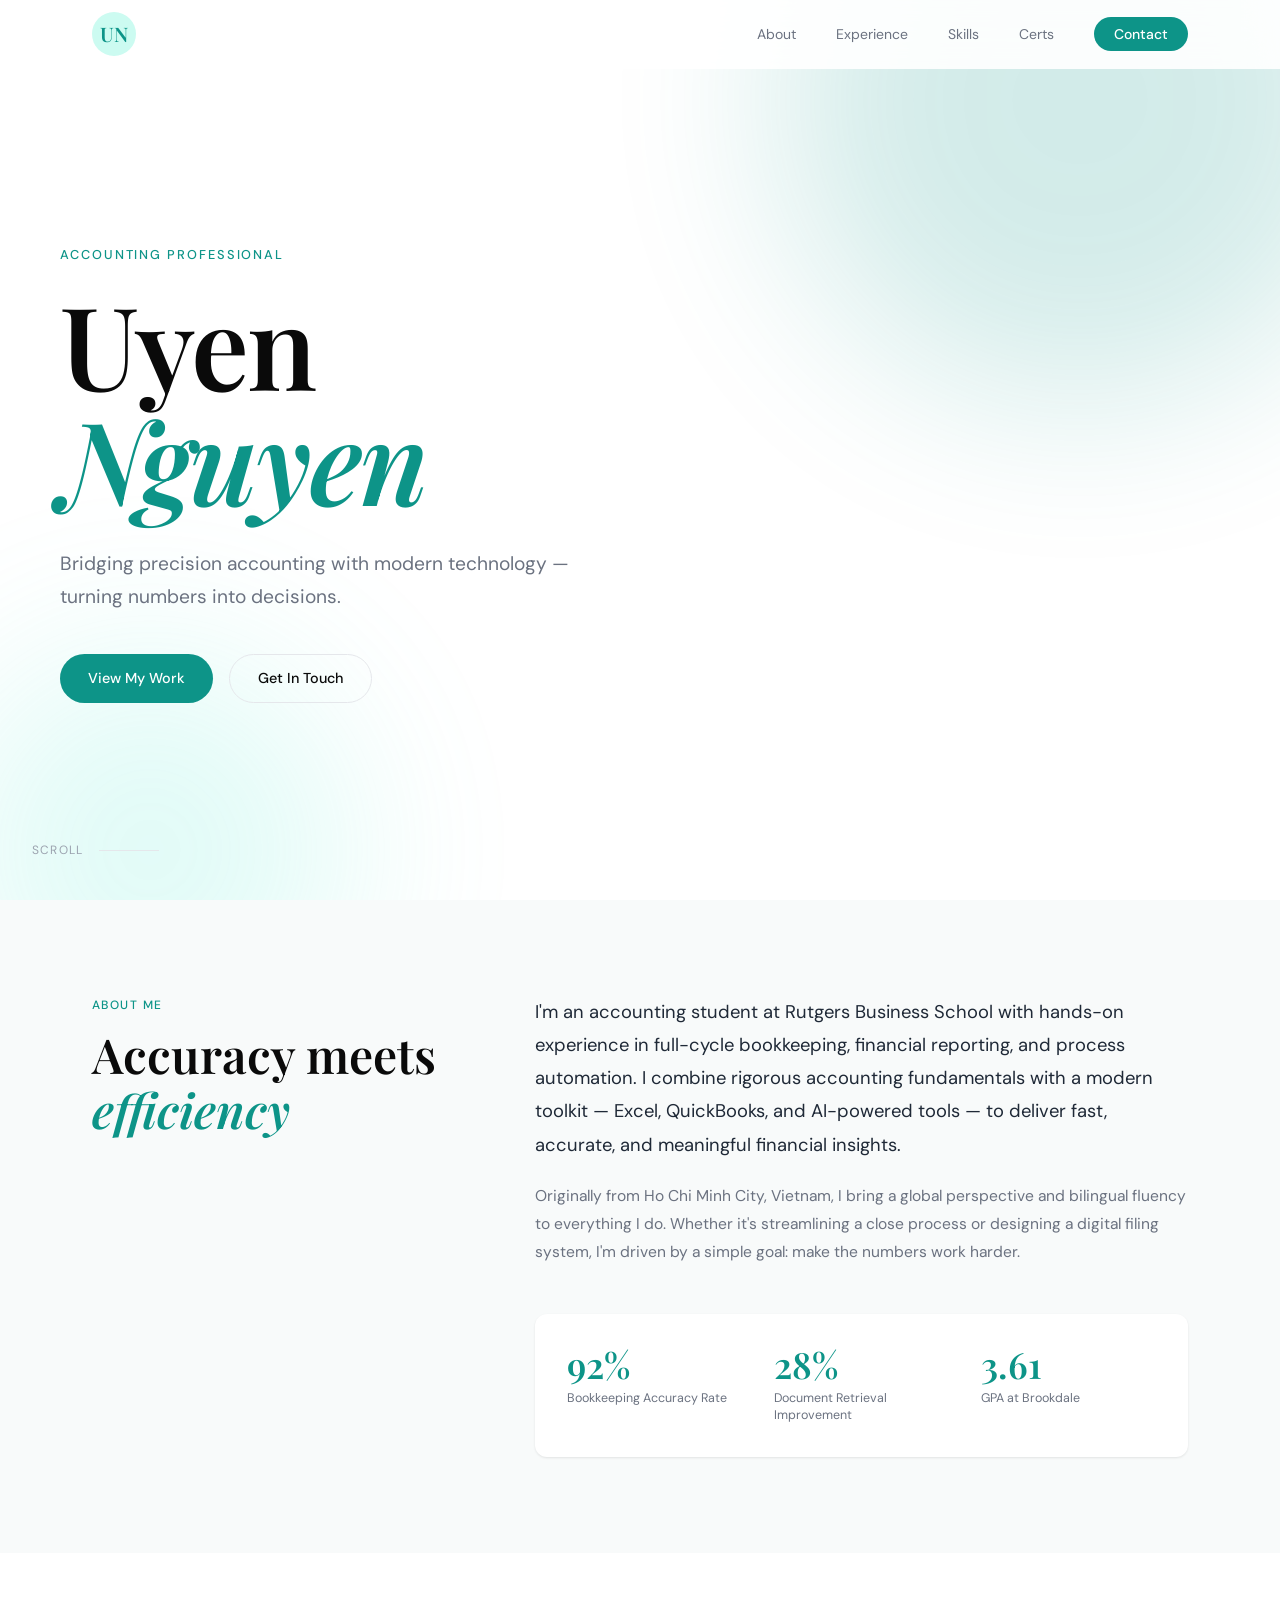
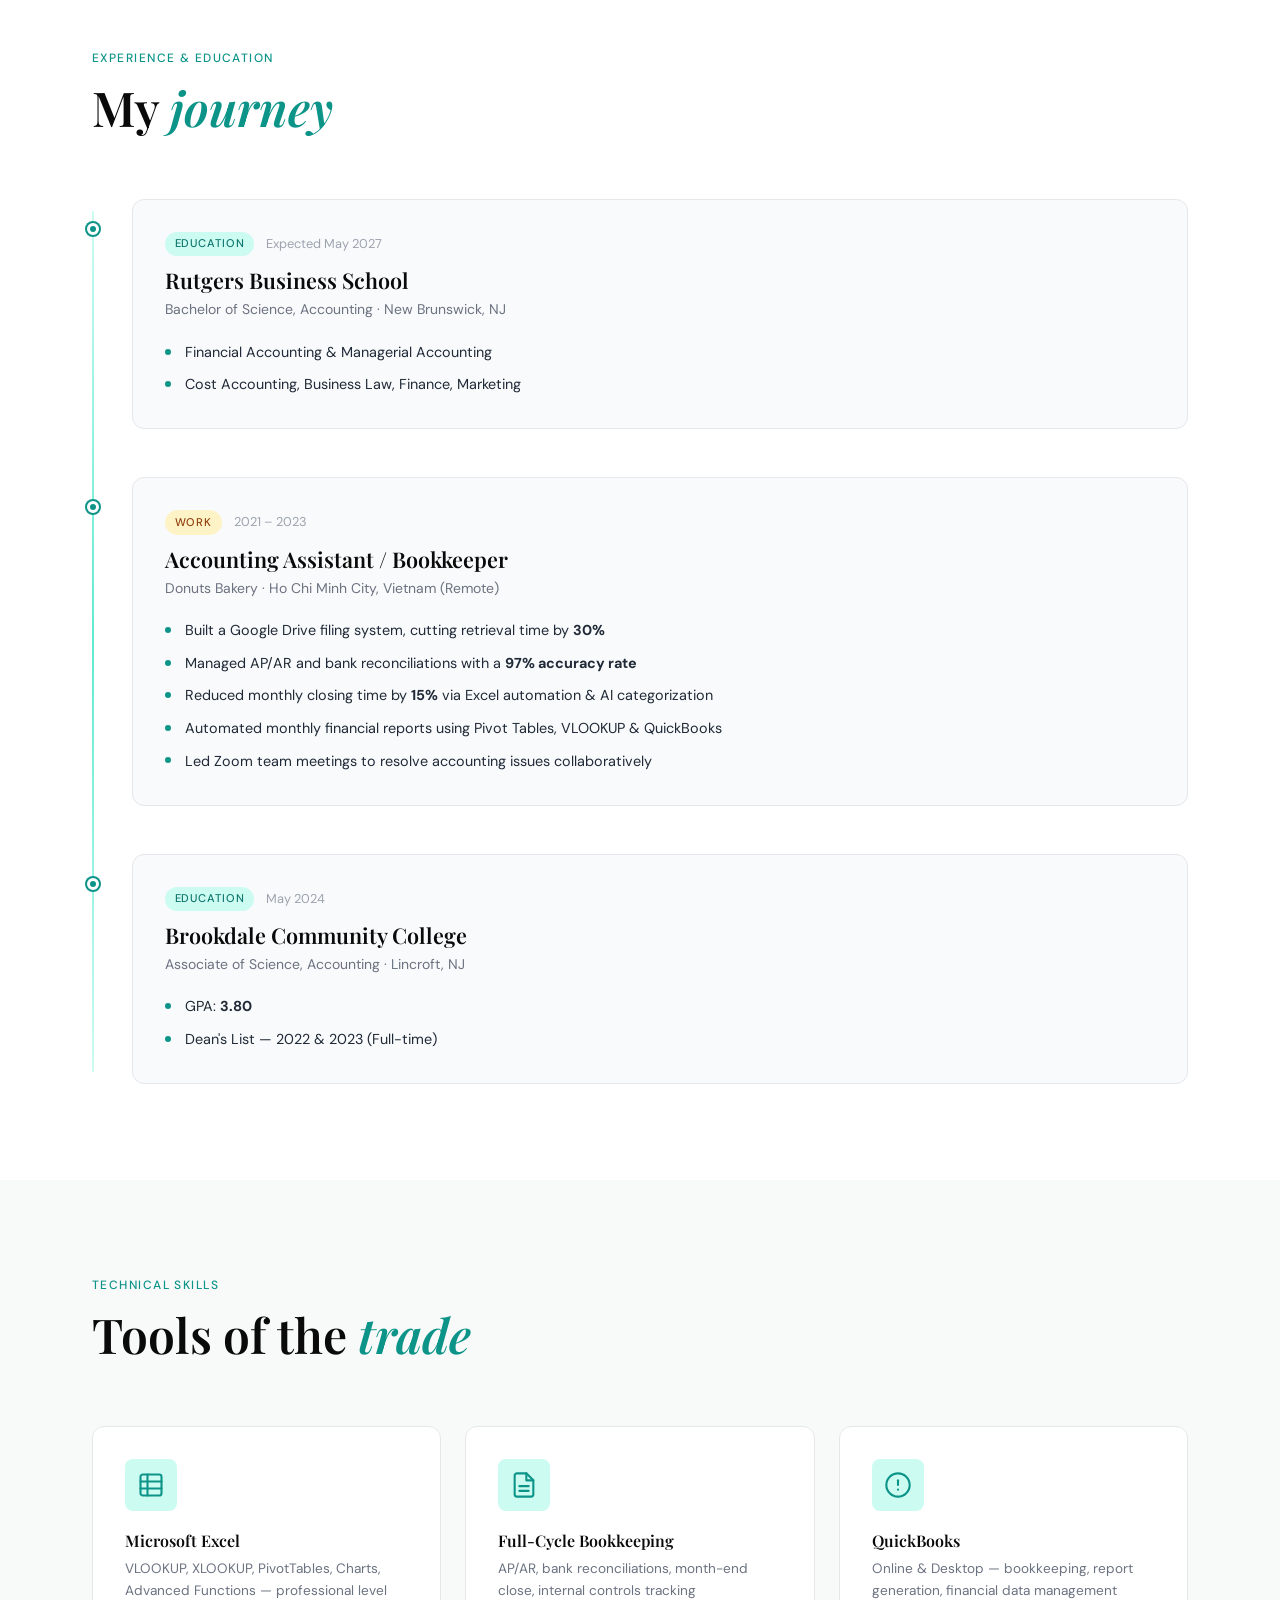
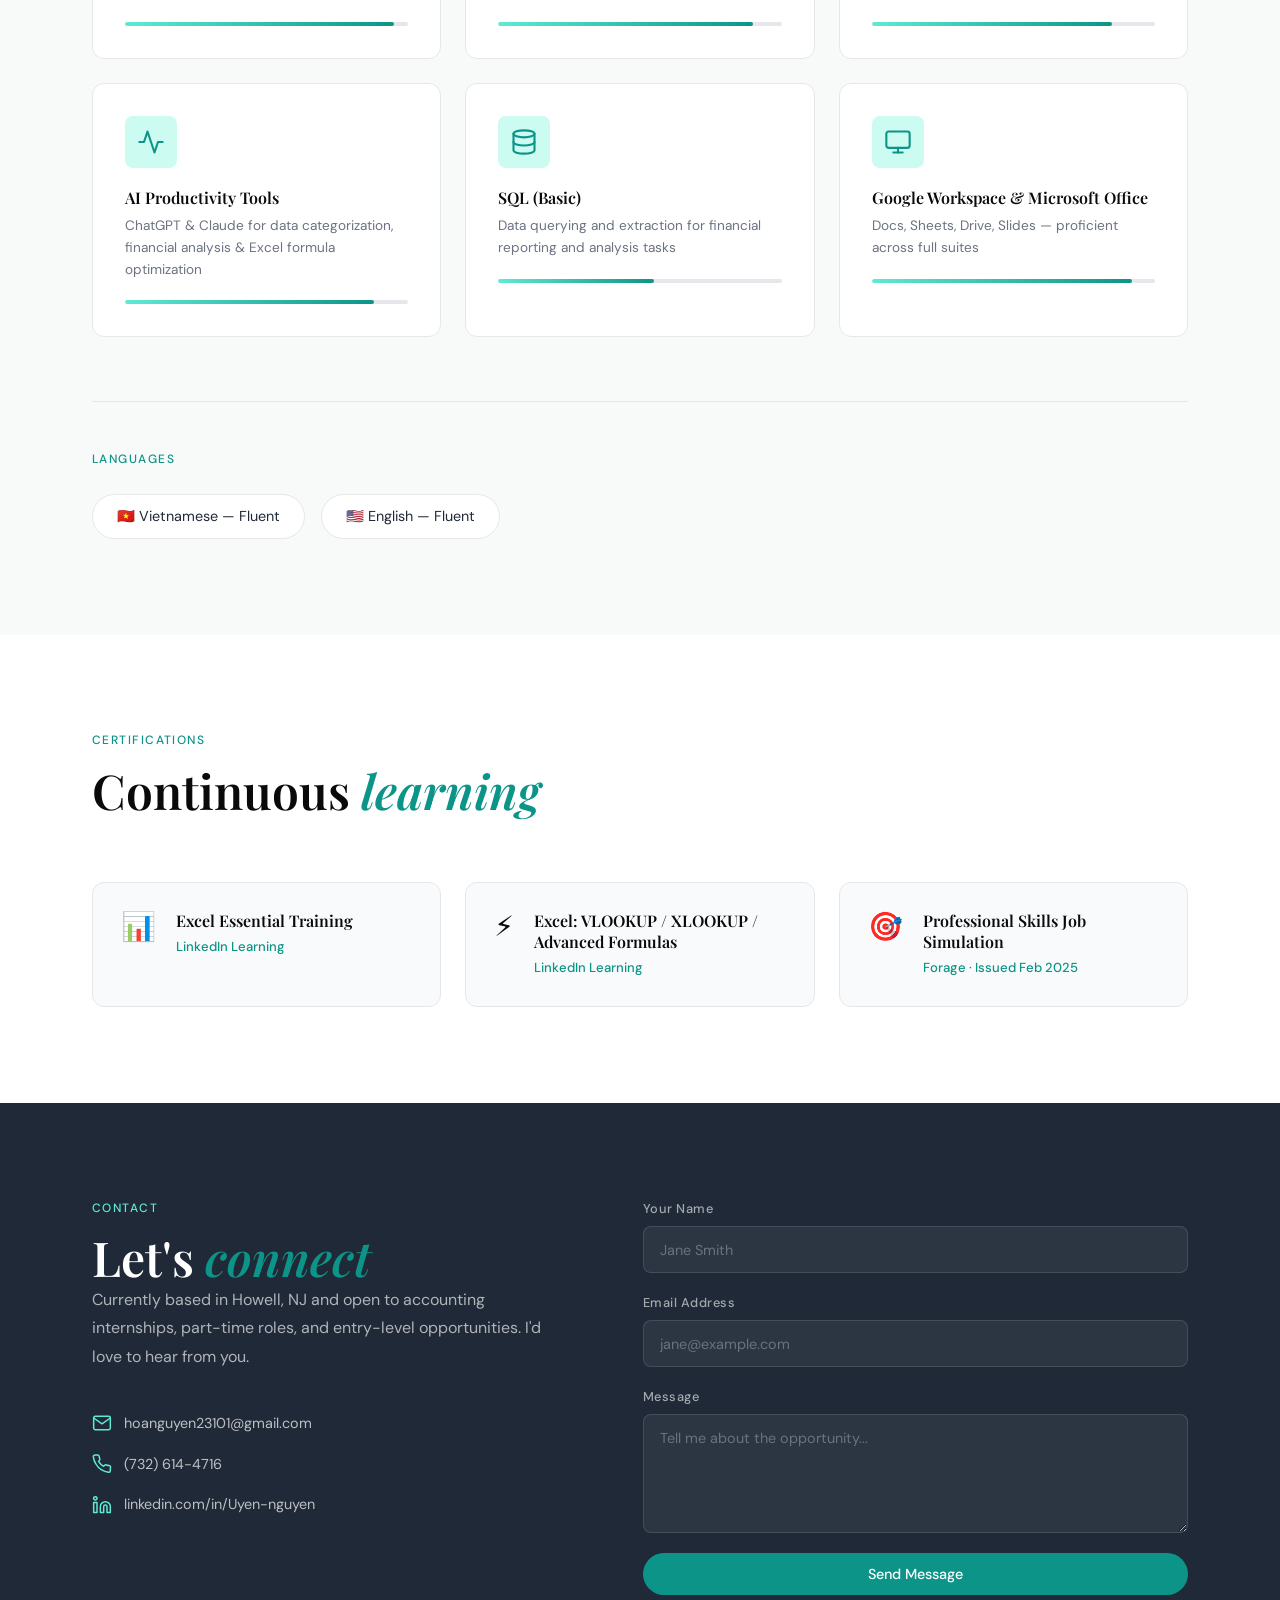
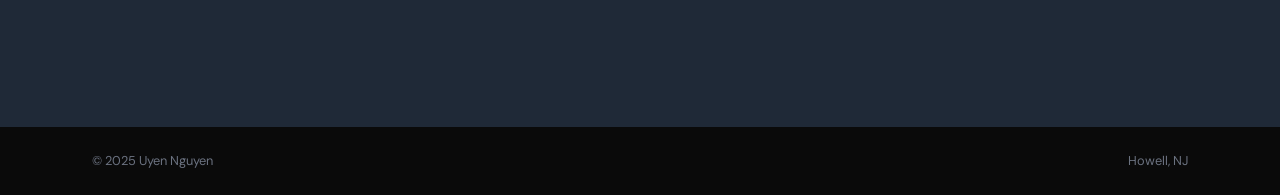
<file: index.html>
<!DOCTYPE html>
<html lang="en">
<head>
  <meta charset="UTF-8" />
  <meta name="viewport" content="width=device-width, initial-scale=1.0" />
  <title>Uyen Nguyen — Accounting Professional</title>
  <link rel="stylesheet" href="styles.css" />
  <link href="https://fonts.googleapis.com/css2?family=Playfair+Display:ital,wght@0,400;0,600;1,400&family=DM+Sans:wght@300;400;500&display=swap" rel="stylesheet" />
</head>
<body>

  <!-- NAV -->
  <nav id="navbar">
    <div class="nav-inner">
      <span class="nav-logo">UN</span>
      <ul class="nav-links">
        <li><a href="#about">About</a></li>
        <li><a href="#experience">Experience</a></li>
        <li><a href="#skills">Skills</a></li>
        <li><a href="#certifications">Certs</a></li>
        <li><a href="#contact" class="nav-cta">Contact</a></li>
      </ul>
      <button class="burger" id="burger" aria-label="Toggle menu">
        <span></span><span></span><span></span>
      </button>
    </div>
  </nav>

  <!-- HERO -->
  <section id="hero">
    <div class="hero-bg">
      <div class="blob blob-1"></div>
      <div class="blob blob-2"></div>
    </div>
    <div class="hero-content">
      <p class="hero-eyebrow" data-reveal>Accounting Professional</p>
      <h1 class="hero-name" data-reveal>Uyen<br /><em>Nguyen</em></h1>
      <p class="hero-tagline" data-reveal>
        Bridging precision accounting with modern technology —<br />
        turning numbers into decisions.
      </p>
      <div class="hero-actions" data-reveal>
        <a href="#experience" class="btn btn-primary">View My Work</a>
        <a href="#contact" class="btn btn-ghost">Get In Touch</a>
      </div>
    </div>
    <div class="hero-scroll-hint">
      <span>Scroll</span>
      <div class="scroll-line"></div>
    </div>
  </section>

  <!-- ABOUT -->
  <section id="about">
    <div class="container">
      <div class="about-grid">
        <div class="about-left">
          <div class="section-label">About Me</div>
          <h2 class="section-title">Accuracy meets<br /><em>efficiency</em></h2>
        </div>
        <div class="about-right">
          <p class="about-lead">
            I'm an accounting student at Rutgers Business School with hands-on experience in full-cycle bookkeeping, financial reporting, and process automation. I combine rigorous accounting fundamentals with a modern toolkit — Excel, QuickBooks, and AI-powered tools — to deliver fast, accurate, and meaningful financial insights.
          </p>
          <p class="about-body">
            Originally from Ho Chi Minh City, Vietnam, I bring a global perspective and bilingual fluency to everything I do. Whether it's streamlining a close process or designing a digital filing system, I'm driven by a simple goal: make the numbers work harder.
          </p>
          <div class="about-stats">
            <div class="stat">
              <span class="stat-num">97%</span>
              <span class="stat-label">Bookkeeping Accuracy Rate</span>
            </div>
            <div class="stat">
              <span class="stat-num">30%</span>
              <span class="stat-label">Document Retrieval Improvement</span>
            </div>
            <div class="stat">
              <span class="stat-num">3.80</span>
              <span class="stat-label">GPA at Brookdale</span>
            </div>
          </div>
        </div>
      </div>
    </div>
  </section>

  <!-- EXPERIENCE -->
  <section id="experience">
    <div class="container">
      <div class="section-header">
        <div class="section-label">Experience &amp; Education</div>
        <h2 class="section-title">My <em>journey</em></h2>
      </div>

      <div class="timeline">

        <!-- Education: Rutgers -->
        <div class="timeline-item" data-type="edu">
          <div class="timeline-dot"></div>
          <div class="timeline-card">
            <div class="card-meta">
              <span class="card-tag card-tag--edu">Education</span>
              <span class="card-date">Expected May 2027</span>
            </div>
            <h3 class="card-title">Rutgers Business School</h3>
            <p class="card-sub">Bachelor of Science, Accounting · New Brunswick, NJ</p>
            <ul class="card-list">
              <li>Financial Accounting &amp; Managerial Accounting</li>
              <li>Cost Accounting, Business Law, Finance, Marketing</li>
            </ul>
          </div>
        </div>

        <!-- Work: Donuts Bakery -->
        <div class="timeline-item" data-type="work">
          <div class="timeline-dot"></div>
          <div class="timeline-card">
            <div class="card-meta">
              <span class="card-tag card-tag--work">Work</span>
              <span class="card-date">2021 – 2023</span>
            </div>
            <h3 class="card-title">Accounting Assistant / Bookkeeper</h3>
            <p class="card-sub">Donuts Bakery · Ho Chi Minh City, Vietnam (Remote)</p>
            <ul class="card-list">
              <li>Built a Google Drive filing system, cutting retrieval time by <strong>30%</strong></li>
              <li>Managed AP/AR and bank reconciliations with a <strong>97% accuracy rate</strong></li>
              <li>Reduced monthly closing time by <strong>15%</strong> via Excel automation &amp; AI categorization</li>
              <li>Automated monthly financial reports using Pivot Tables, VLOOKUP &amp; QuickBooks</li>
              <li>Led Zoom team meetings to resolve accounting issues collaboratively</li>
            </ul>
          </div>
        </div>

        <!-- Education: Brookdale -->
        <div class="timeline-item" data-type="edu">
          <div class="timeline-dot"></div>
          <div class="timeline-card">
            <div class="card-meta">
              <span class="card-tag card-tag--edu">Education</span>
              <span class="card-date">May 2024</span>
            </div>
            <h3 class="card-title">Brookdale Community College</h3>
            <p class="card-sub">Associate of Science, Accounting · Lincroft, NJ</p>
            <ul class="card-list">
              <li>GPA: <strong>3.80</strong></li>
              <li>Dean's List — 2022 &amp; 2023 (Full-time)</li>
            </ul>
          </div>
        </div>

      </div>
    </div>
  </section>

  <!-- SKILLS -->
  <section id="skills">
    <div class="container">
      <div class="section-header">
        <div class="section-label">Technical Skills</div>
        <h2 class="section-title">Tools of the <em>trade</em></h2>
      </div>
      <div class="skills-grid">

        <div class="skill-card">
          <div class="skill-icon">
            <svg width="28" height="28" viewBox="0 0 24 24" fill="none" stroke="currentColor" stroke-width="1.8" stroke-linecap="round" stroke-linejoin="round"><rect x="3" y="3" width="18" height="18" rx="2"/><line x1="3" y1="9" x2="21" y2="9"/><line x1="3" y1="15" x2="21" y2="15"/><line x1="9" y1="3" x2="9" y2="21"/></svg>
          </div>
          <h4>Microsoft Excel</h4>
          <p>VLOOKUP, XLOOKUP, PivotTables, Charts, Advanced Functions — professional level</p>
          <div class="skill-bar"><div class="skill-fill" style="--pct: 95%"></div></div>
        </div>

        <div class="skill-card">
          <div class="skill-icon">
            <svg width="28" height="28" viewBox="0 0 24 24" fill="none" stroke="currentColor" stroke-width="1.8" stroke-linecap="round" stroke-linejoin="round"><path d="M14 2H6a2 2 0 0 0-2 2v16a2 2 0 0 0 2 2h12a2 2 0 0 0 2-2V8z"/><polyline points="14 2 14 8 20 8"/><line x1="16" y1="13" x2="8" y2="13"/><line x1="16" y1="17" x2="8" y2="17"/></svg>
          </div>
          <h4>Full-Cycle Bookkeeping</h4>
          <p>AP/AR, bank reconciliations, month-end close, internal controls tracking</p>
          <div class="skill-bar"><div class="skill-fill" style="--pct: 90%"></div></div>
        </div>

        <div class="skill-card">
          <div class="skill-icon">
            <svg width="28" height="28" viewBox="0 0 24 24" fill="none" stroke="currentColor" stroke-width="1.8" stroke-linecap="round" stroke-linejoin="round"><circle cx="12" cy="12" r="10"/><line x1="12" y1="8" x2="12" y2="12"/><line x1="12" y1="16" x2="12.01" y2="16"/></svg>
          </div>
          <h4>QuickBooks</h4>
          <p>Online &amp; Desktop — bookkeeping, report generation, financial data management</p>
          <div class="skill-bar"><div class="skill-fill" style="--pct: 85%"></div></div>
        </div>

        <div class="skill-card">
          <div class="skill-icon">
            <svg width="28" height="28" viewBox="0 0 24 24" fill="none" stroke="currentColor" stroke-width="1.8" stroke-linecap="round" stroke-linejoin="round"><polyline points="22 12 18 12 15 21 9 3 6 12 2 12"/></svg>
          </div>
          <h4>AI Productivity Tools</h4>
          <p>ChatGPT &amp; Claude for data categorization, financial analysis &amp; Excel formula optimization</p>
          <div class="skill-bar"><div class="skill-fill" style="--pct: 88%"></div></div>
        </div>

        <div class="skill-card">
          <div class="skill-icon">
            <svg width="28" height="28" viewBox="0 0 24 24" fill="none" stroke="currentColor" stroke-width="1.8" stroke-linecap="round" stroke-linejoin="round"><ellipse cx="12" cy="5" rx="9" ry="3"/><path d="M21 12c0 1.66-4 3-9 3s-9-1.34-9-3"/><path d="M3 5v14c0 1.66 4 3 9 3s9-1.34 9-3V5"/></svg>
          </div>
          <h4>SQL (Basic)</h4>
          <p>Data querying and extraction for financial reporting and analysis tasks</p>
          <div class="skill-bar"><div class="skill-fill" style="--pct: 55%"></div></div>
        </div>

        <div class="skill-card">
          <div class="skill-icon">
            <svg width="28" height="28" viewBox="0 0 24 24" fill="none" stroke="currentColor" stroke-width="1.8" stroke-linecap="round" stroke-linejoin="round"><rect x="2" y="3" width="20" height="14" rx="2"/><line x1="8" y1="21" x2="16" y2="21"/><line x1="12" y1="17" x2="12" y2="21"/></svg>
          </div>
          <h4>Google Workspace &amp; Microsoft Office</h4>
          <p>Docs, Sheets, Drive, Slides — proficient across full suites</p>
          <div class="skill-bar"><div class="skill-fill" style="--pct: 92%"></div></div>
        </div>

      </div>

      <div class="languages">
        <div class="section-label" style="margin-bottom: 1.5rem;">Languages</div>
        <div class="lang-row">
          <div class="lang-pill">🇻🇳 Vietnamese — Fluent</div>
          <div class="lang-pill">🇺🇸 English — Fluent</div>
        </div>
      </div>
    </div>
  </section>

  <!-- CERTIFICATIONS -->
  <section id="certifications">
    <div class="container">
      <div class="section-header">
        <div class="section-label">Certifications</div>
        <h2 class="section-title">Continuous <em>learning</em></h2>
      </div>
      <div class="certs-grid">
        <div class="cert-card">
          <div class="cert-icon">📊</div>
          <div class="cert-body">
            <h4>Excel Essential Training</h4>
            <p>LinkedIn Learning</p>
          </div>
        </div>
        <div class="cert-card">
          <div class="cert-icon">⚡</div>
          <div class="cert-body">
            <h4>Excel: VLOOKUP / XLOOKUP / Advanced Formulas</h4>
            <p>LinkedIn Learning</p>
          </div>
        </div>
        <div class="cert-card">
          <div class="cert-icon">🎯</div>
          <div class="cert-body">
            <h4>Professional Skills Job Simulation</h4>
            <p>Forage · Issued Feb 2025</p>
          </div>
        </div>
      </div>
    </div>
  </section>

  <!-- CONTACT -->
  <section id="contact">
    <div class="container">
      <div class="contact-inner">
        <div class="contact-left">
          <div class="section-label">Contact</div>
          <h2 class="section-title">Let's <em>connect</em></h2>
          <p class="contact-body">
            Currently based in Howell, NJ and open to accounting internships, part-time roles, and entry-level opportunities. I'd love to hear from you.
          </p>
          <div class="contact-links">
            <a href="mailto:hoanguyen23101@gmail.com" class="contact-link">
              <svg width="20" height="20" viewBox="0 0 24 24" fill="none" stroke="currentColor" stroke-width="1.8" stroke-linecap="round" stroke-linejoin="round"><path d="M4 4h16c1.1 0 2 .9 2 2v12c0 1.1-.9 2-2 2H4c-1.1 0-2-.9-2-2V6c0-1.1.9-2 2-2z"/><polyline points="22,6 12,13 2,6"/></svg>
              hoanguyen23101@gmail.com
            </a>
            <a href="tel:7326144716" class="contact-link">
              <svg width="20" height="20" viewBox="0 0 24 24" fill="none" stroke="currentColor" stroke-width="1.8" stroke-linecap="round" stroke-linejoin="round"><path d="M22 16.92v3a2 2 0 0 1-2.18 2 19.79 19.79 0 0 1-8.63-3.07A19.5 19.5 0 0 1 4.69 12 19.79 19.79 0 0 1 1.61 3.41 2 2 0 0 1 3.6 1.23h3a2 2 0 0 1 2 1.72 12.84 12.84 0 0 0 .7 2.81 2 2 0 0 1-.45 2.11L7.91 8.8a16 16 0 0 0 6 6l1.23-1.23a2 2 0 0 1 2.11-.45 12.84 12.84 0 0 0 2.81.7A2 2 0 0 1 22 16.92z"/></svg>
              (732) 614-4716
            </a>
            <a href="https://linkedin.com/in/Uyen-nguyen" target="_blank" rel="noopener" class="contact-link">
              <svg width="20" height="20" viewBox="0 0 24 24" fill="none" stroke="currentColor" stroke-width="1.8" stroke-linecap="round" stroke-linejoin="round"><path d="M16 8a6 6 0 0 1 6 6v7h-4v-7a2 2 0 0 0-2-2 2 2 0 0 0-2 2v7h-4v-7a6 6 0 0 1 6-6z"/><rect x="2" y="9" width="4" height="12"/><circle cx="4" cy="4" r="2"/></svg>
              linkedin.com/in/Uyen-nguyen
            </a>
          </div>
        </div>
        <div class="contact-right">
          <form class="contact-form" id="contactForm">
            <div class="form-group">
              <label for="name">Your Name</label>
              <input type="text" id="name" placeholder="Jane Smith" required />
            </div>
            <div class="form-group">
              <label for="email">Email Address</label>
              <input type="email" id="email" placeholder="jane@example.com" required />
            </div>
            <div class="form-group">
              <label for="message">Message</label>
              <textarea id="message" rows="5" placeholder="Tell me about the opportunity..." required></textarea>
            </div>
            <button type="submit" class="btn btn-primary btn-full">Send Message</button>
            <p class="form-note" id="formNote"></p>
          </form>
        </div>
      </div>
    </div>
  </section>

  <!-- FOOTER -->
  <footer>
    <div class="container footer-inner">
      <span>© 2025 Uyen Nguyen</span>
      <span>Howell, NJ</span>
    </div>
  </footer>

  <script src="main.js"></script>
</body>
</html>
</file>
<file: styles.css>
/* ─── RESET & BASE ─── */
*, *::before, *::after { box-sizing: border-box; margin: 0; padding: 0; }

:root {
  --teal:        #0D9488;
  --teal-light:  #CCFBF1;
  --teal-mid:    #5EEAD4;
  --teal-dark:   #0F766E;
  --white:       #FFFFFF;
  --off-white:   #F8FAFA;
  --gray-50:     #F9FAFB;
  --gray-100:    #F3F4F6;
  --gray-200:    #E5E7EB;
  --gray-400:    #9CA3AF;
  --gray-600:    #6B7280;
  --gray-800:    #1F2937;
  --black:       #0A0A0A;

  --font-display: 'Playfair Display', Georgia, serif;
  --font-body:    'DM Sans', system-ui, sans-serif;

  --radius:      12px;
  --radius-sm:   8px;
  --transition:  0.3s cubic-bezier(0.4, 0, 0.2, 1);
  --shadow-sm:   0 1px 3px rgba(0,0,0,0.06), 0 1px 2px rgba(0,0,0,0.04);
  --shadow-md:   0 4px 16px rgba(0,0,0,0.08);
  --shadow-lg:   0 16px 48px rgba(0,0,0,0.1);
}

html { scroll-behavior: smooth; }

body {
  font-family: var(--font-body);
  color: var(--black);
  background: var(--white);
  line-height: 1.6;
  overflow-x: hidden;
}

/* ─── TYPOGRAPHY ─── */
h1, h2, h3, h4 { font-family: var(--font-display); line-height: 1.2; }
em { font-style: italic; color: var(--teal); }
a { color: inherit; text-decoration: none; }

.section-label {
  font-family: var(--font-body);
  font-size: 0.75rem;
  font-weight: 500;
  letter-spacing: 0.12em;
  text-transform: uppercase;
  color: var(--teal);
  margin-bottom: 0.75rem;
}

.section-title {
  font-size: clamp(2rem, 4vw, 3rem);
  font-weight: 600;
  color: var(--black);
  line-height: 1.15;
}

.section-header {
  margin-bottom: 4rem;
}

/* ─── LAYOUT ─── */
.container {
  max-width: 1160px;
  margin: 0 auto;
  padding: 0 2rem;
}

section {
  padding: 6rem 0;
}

/* ─── BUTTONS ─── */
.btn {
  display: inline-flex;
  align-items: center;
  gap: 0.5rem;
  font-family: var(--font-body);
  font-size: 0.9rem;
  font-weight: 500;
  padding: 0.75rem 1.75rem;
  border-radius: 50px;
  cursor: pointer;
  transition: var(--transition);
  border: none;
  text-decoration: none;
}

.btn-primary {
  background: var(--teal);
  color: var(--white);
}
.btn-primary:hover {
  background: var(--teal-dark);
  transform: translateY(-2px);
  box-shadow: 0 8px 24px rgba(13,148,136,0.35);
}

.btn-ghost {
  background: transparent;
  color: var(--black);
  border: 1.5px solid var(--gray-200);
}
.btn-ghost:hover {
  border-color: var(--teal);
  color: var(--teal);
  transform: translateY(-2px);
}

.btn-full { width: 100%; justify-content: center; }

/* ─── NAVBAR ─── */
#navbar {
  position: fixed;
  top: 0; left: 0; right: 0;
  z-index: 100;
  background: rgba(255,255,255,0.9);
  backdrop-filter: blur(16px);
  -webkit-backdrop-filter: blur(16px);
  border-bottom: 1px solid transparent;
  transition: border-color 0.3s, box-shadow 0.3s;
}

#navbar.scrolled {
  border-bottom-color: var(--gray-200);
  box-shadow: var(--shadow-sm);
}

.nav-inner {
  max-width: 1160px;
  margin: 0 auto;
  padding: 0 2rem;
  height: 68px;
  display: flex;
  align-items: center;
  justify-content: space-between;
}

.nav-logo {
  font-family: var(--font-display);
  font-size: 1.25rem;
  font-weight: 600;
  color: var(--teal);
  width: 44px;
  height: 44px;
  border-radius: 50%;
  background: var(--teal-light);
  display: grid;
  place-items: center;
}

.nav-links {
  display: flex;
  list-style: none;
  gap: 2.5rem;
  align-items: center;
}

.nav-links a {
  font-size: 0.875rem;
  font-weight: 400;
  color: var(--gray-600);
  transition: color var(--transition);
}
.nav-links a:hover { color: var(--teal); }

.nav-cta {
  background: var(--teal) !important;
  color: var(--white) !important;
  padding: 0.5rem 1.25rem;
  border-radius: 50px;
  font-weight: 500 !important;
  transition: background var(--transition), transform var(--transition) !important;
}
.nav-cta:hover {
  background: var(--teal-dark) !important;
  transform: translateY(-1px);
}

.burger {
  display: none;
  flex-direction: column;
  gap: 5px;
  background: none;
  border: none;
  cursor: pointer;
  padding: 4px;
}
.burger span {
  display: block;
  width: 22px;
  height: 2px;
  background: var(--black);
  border-radius: 2px;
  transition: var(--transition);
}

/* ─── HERO ─── */
#hero {
  min-height: 100vh;
  display: flex;
  align-items: center;
  padding: 7rem 2rem 4rem;
  position: relative;
  overflow: hidden;
}

.hero-bg {
  position: absolute;
  inset: 0;
  z-index: 0;
  pointer-events: none;
}

.blob {
  position: absolute;
  border-radius: 50%;
  filter: blur(90px);
  opacity: 0.18;
}

.blob-1 {
  width: 600px;
  height: 600px;
  background: var(--teal);
  top: -200px;
  right: -100px;
  animation: float-slow 12s ease-in-out infinite alternate;
}

.blob-2 {
  width: 400px;
  height: 400px;
  background: var(--teal-mid);
  bottom: -150px;
  left: -50px;
  animation: float-slow 16s ease-in-out infinite alternate-reverse;
}

@keyframes float-slow {
  0% { transform: translate(0, 0) scale(1); }
  100% { transform: translate(30px, 20px) scale(1.05); }
}

.hero-content {
  max-width: 1160px;
  margin: 0 auto;
  position: relative;
  z-index: 1;
  width: 100%;
}

.hero-eyebrow {
  font-size: 0.8rem;
  font-weight: 500;
  letter-spacing: 0.15em;
  text-transform: uppercase;
  color: var(--teal);
  margin-bottom: 1.25rem;
  opacity: 0;
  animation: reveal-up 0.8s 0.2s forwards;
}

.hero-name {
  font-size: clamp(3.5rem, 9vw, 7.5rem);
  font-weight: 600;
  line-height: 1;
  letter-spacing: -0.02em;
  color: var(--black);
  margin-bottom: 2rem;
  opacity: 0;
  animation: reveal-up 0.9s 0.4s forwards;
}

.hero-tagline {
  font-size: clamp(1rem, 2vw, 1.2rem);
  color: var(--gray-600);
  max-width: 520px;
  line-height: 1.7;
  margin-bottom: 2.5rem;
  opacity: 0;
  animation: reveal-up 0.9s 0.6s forwards;
}

.hero-actions {
  display: flex;
  gap: 1rem;
  flex-wrap: wrap;
  opacity: 0;
  animation: reveal-up 0.9s 0.8s forwards;
}

.hero-scroll-hint {
  position: absolute;
  bottom: 2.5rem;
  left: 2rem;
  display: flex;
  align-items: center;
  gap: 1rem;
  font-size: 0.75rem;
  letter-spacing: 0.1em;
  text-transform: uppercase;
  color: var(--gray-400);
  opacity: 0;
  animation: reveal-up 1s 1.2s forwards;
}

.scroll-line {
  width: 60px;
  height: 1px;
  background: var(--gray-200);
  position: relative;
  overflow: hidden;
}
.scroll-line::after {
  content: '';
  position: absolute;
  inset: 0;
  background: var(--teal);
  transform: translateX(-100%);
  animation: slide-line 2s 1.5s ease-in-out infinite;
}

@keyframes slide-line {
  0% { transform: translateX(-100%); }
  50% { transform: translateX(0); }
  100% { transform: translateX(100%); }
}

@keyframes reveal-up {
  from { opacity: 0; transform: translateY(24px); }
  to   { opacity: 1; transform: translateY(0); }
}

/* ─── ABOUT ─── */
#about {
  background: var(--off-white);
}

.about-grid {
  display: grid;
  grid-template-columns: 1fr 1.8fr;
  gap: 5rem;
  align-items: start;
}

.about-lead {
  font-size: 1.15rem;
  font-weight: 400;
  color: var(--gray-800);
  line-height: 1.8;
  margin-bottom: 1.25rem;
}

.about-body {
  font-size: 0.975rem;
  color: var(--gray-600);
  line-height: 1.8;
  margin-bottom: 3rem;
}

.about-stats {
  display: grid;
  grid-template-columns: repeat(3, 1fr);
  gap: 2rem;
  padding: 2rem;
  background: var(--white);
  border-radius: var(--radius);
  box-shadow: var(--shadow-sm);
}

.stat-num {
  display: block;
  font-family: var(--font-display);
  font-size: 2.25rem;
  font-weight: 600;
  color: var(--teal);
  line-height: 1;
  margin-bottom: 0.5rem;
}

.stat-label {
  display: block;
  font-size: 0.78rem;
  color: var(--gray-600);
  line-height: 1.4;
}

/* ─── EXPERIENCE / TIMELINE ─── */
#experience {
  background: var(--white);
}

.timeline {
  position: relative;
  padding-left: 2.5rem;
}

.timeline::before {
  content: '';
  position: absolute;
  left: 0;
  top: 12px;
  bottom: 12px;
  width: 2px;
  background: linear-gradient(to bottom, var(--teal-light), var(--teal-mid), var(--teal-light));
  border-radius: 2px;
}

.timeline-item {
  position: relative;
  margin-bottom: 3rem;
}
.timeline-item:last-child { margin-bottom: 0; }

.timeline-dot {
  position: absolute;
  left: -2.5rem;
  top: 1.5rem;
  width: 12px;
  height: 12px;
  border-radius: 50%;
  background: var(--teal);
  border: 3px solid var(--white);
  box-shadow: 0 0 0 2px var(--teal);
  transform: translateX(-5px);
}

.timeline-card {
  background: var(--gray-50);
  border: 1px solid var(--gray-200);
  border-radius: var(--radius);
  padding: 2rem;
  transition: var(--transition);
}
.timeline-card:hover {
  border-color: var(--teal-mid);
  box-shadow: var(--shadow-md);
  transform: translateX(4px);
}

.card-meta {
  display: flex;
  align-items: center;
  gap: 0.75rem;
  margin-bottom: 0.75rem;
}

.card-tag {
  font-size: 0.7rem;
  font-weight: 500;
  letter-spacing: 0.08em;
  text-transform: uppercase;
  padding: 0.2rem 0.6rem;
  border-radius: 50px;
}
.card-tag--edu {
  background: var(--teal-light);
  color: var(--teal-dark);
}
.card-tag--work {
  background: #FEF3C7;
  color: #92400E;
}

.card-date {
  font-size: 0.8rem;
  color: var(--gray-400);
}

.card-title {
  font-size: 1.35rem;
  font-weight: 600;
  color: var(--black);
  margin-bottom: 0.25rem;
}

.card-sub {
  font-size: 0.875rem;
  color: var(--gray-600);
  margin-bottom: 1.25rem;
}

.card-list {
  list-style: none;
  display: flex;
  flex-direction: column;
  gap: 0.6rem;
}

.card-list li {
  font-size: 0.9rem;
  color: var(--gray-800);
  padding-left: 1.25rem;
  position: relative;
  line-height: 1.6;
}
.card-list li::before {
  content: '';
  position: absolute;
  left: 0;
  top: 0.55em;
  width: 6px;
  height: 6px;
  border-radius: 50%;
  background: var(--teal);
}

/* ─── SKILLS ─── */
#skills {
  background: var(--off-white);
}

.skills-grid {
  display: grid;
  grid-template-columns: repeat(3, 1fr);
  gap: 1.5rem;
  margin-bottom: 4rem;
}

.skill-card {
  background: var(--white);
  border: 1px solid var(--gray-200);
  border-radius: var(--radius);
  padding: 2rem;
  transition: var(--transition);
}

.skill-card:hover {
  border-color: var(--teal);
  box-shadow: var(--shadow-md);
  transform: translateY(-4px);
}

.skill-icon {
  width: 52px;
  height: 52px;
  background: var(--teal-light);
  border-radius: var(--radius-sm);
  display: grid;
  place-items: center;
  color: var(--teal);
  margin-bottom: 1.25rem;
}

.skill-card h4 {
  font-family: var(--font-display);
  font-size: 1rem;
  font-weight: 600;
  color: var(--black);
  margin-bottom: 0.5rem;
}

.skill-card p {
  font-size: 0.85rem;
  color: var(--gray-600);
  line-height: 1.6;
  margin-bottom: 1.25rem;
}

.skill-bar {
  height: 4px;
  background: var(--gray-200);
  border-radius: 2px;
  overflow: hidden;
}

.skill-fill {
  height: 100%;
  width: 0;
  background: linear-gradient(90deg, var(--teal-mid), var(--teal));
  border-radius: 2px;
  transition: width 1.2s cubic-bezier(0.4, 0, 0.2, 1);
}

.skill-fill.animate {
  width: var(--pct);
}

/* Languages */
.languages {
  padding-top: 3rem;
  border-top: 1px solid var(--gray-200);
}

.lang-row {
  display: flex;
  gap: 1rem;
  flex-wrap: wrap;
}

.lang-pill {
  display: inline-flex;
  align-items: center;
  gap: 0.5rem;
  padding: 0.65rem 1.5rem;
  background: var(--white);
  border: 1px solid var(--gray-200);
  border-radius: 50px;
  font-size: 0.9rem;
  color: var(--gray-800);
  font-weight: 400;
}

/* ─── CERTIFICATIONS ─── */
#certifications {
  background: var(--white);
}

.certs-grid {
  display: grid;
  grid-template-columns: repeat(3, 1fr);
  gap: 1.5rem;
}

.cert-card {
  display: flex;
  align-items: flex-start;
  gap: 1.25rem;
  background: var(--gray-50);
  border: 1px solid var(--gray-200);
  border-radius: var(--radius);
  padding: 1.75rem;
  transition: var(--transition);
}

.cert-card:hover {
  border-color: var(--teal-mid);
  box-shadow: var(--shadow-sm);
}

.cert-icon {
  font-size: 1.75rem;
  flex-shrink: 0;
  line-height: 1;
  padding-top: 2px;
}

.cert-body h4 {
  font-family: var(--font-display);
  font-size: 1rem;
  font-weight: 600;
  color: var(--black);
  margin-bottom: 0.3rem;
  line-height: 1.3;
}

.cert-body p {
  font-size: 0.82rem;
  color: var(--teal);
  font-weight: 500;
}

/* ─── CONTACT ─── */
#contact {
  background: var(--gray-800);
  color: var(--white);
}

#contact .section-label {
  color: var(--teal-mid);
}

#contact .section-title {
  color: var(--white);
}

.contact-inner {
  display: grid;
  grid-template-columns: 1fr 1.2fr;
  gap: 6rem;
  align-items: start;
}

.contact-body {
  font-size: 1rem;
  color: rgba(255,255,255,0.65);
  line-height: 1.8;
  margin-bottom: 2.5rem;
}

.contact-links {
  display: flex;
  flex-direction: column;
  gap: 1.1rem;
}

.contact-link {
  display: flex;
  align-items: center;
  gap: 0.75rem;
  font-size: 0.9rem;
  color: rgba(255,255,255,0.7);
  transition: color var(--transition);
}
.contact-link svg { color: var(--teal-mid); flex-shrink: 0; }
.contact-link:hover { color: var(--white); }

/* Form */
.contact-form {
  display: flex;
  flex-direction: column;
  gap: 1.25rem;
}

.form-group {
  display: flex;
  flex-direction: column;
  gap: 0.4rem;
}

.form-group label {
  font-size: 0.8rem;
  font-weight: 500;
  color: rgba(255,255,255,0.6);
  letter-spacing: 0.04em;
}

.form-group input,
.form-group textarea {
  background: rgba(255,255,255,0.06);
  border: 1px solid rgba(255,255,255,0.12);
  border-radius: var(--radius-sm);
  padding: 0.85rem 1rem;
  color: var(--white);
  font-family: var(--font-body);
  font-size: 0.9rem;
  outline: none;
  transition: border-color var(--transition), background var(--transition);
  resize: vertical;
}

.form-group input::placeholder,
.form-group textarea::placeholder { color: rgba(255,255,255,0.3); }

.form-group input:focus,
.form-group textarea:focus {
  border-color: var(--teal-mid);
  background: rgba(255,255,255,0.09);
}

.form-note {
  font-size: 0.8rem;
  text-align: center;
  color: var(--teal-mid);
  min-height: 1.2em;
}

/* ─── FOOTER ─── */
footer {
  background: var(--black);
  padding: 1.5rem 0;
}

.footer-inner {
  display: flex;
  justify-content: space-between;
  align-items: center;
  font-size: 0.8rem;
  color: var(--gray-600);
}

/* ─── MOBILE NAV ─── */
@media (max-width: 768px) {
  .burger { display: flex; }

  .nav-links {
    display: none;
    position: fixed;
    top: 68px; left: 0; right: 0;
    background: var(--white);
    flex-direction: column;
    padding: 2rem;
    gap: 1.5rem;
    border-bottom: 1px solid var(--gray-200);
    box-shadow: var(--shadow-md);
    z-index: 99;
  }

  .nav-links.open { display: flex; }
  .nav-links a { font-size: 1rem; color: var(--black); }

  .about-grid { grid-template-columns: 1fr; gap: 2rem; }
  .about-stats { grid-template-columns: 1fr; gap: 1.5rem; }

  .skills-grid { grid-template-columns: 1fr; }
  .certs-grid { grid-template-columns: 1fr; }
  .contact-inner { grid-template-columns: 1fr; gap: 3rem; }

  .hero-scroll-hint { display: none; }
  .footer-inner { flex-direction: column; gap: 0.5rem; text-align: center; }
}

@media (max-width: 640px) {
  section { padding: 4rem 0; }
  .timeline { padding-left: 1.5rem; }
  .timeline-dot { left: -1.5rem; transform: translateX(-5px); }
}

/* ─── SCROLL REVEAL ─── */
.reveal {
  opacity: 0;
  transform: translateY(28px);
  transition: opacity 0.7s ease, transform 0.7s ease;
}
.reveal.visible {
  opacity: 1;
  transform: translateY(0);
}
</file>
